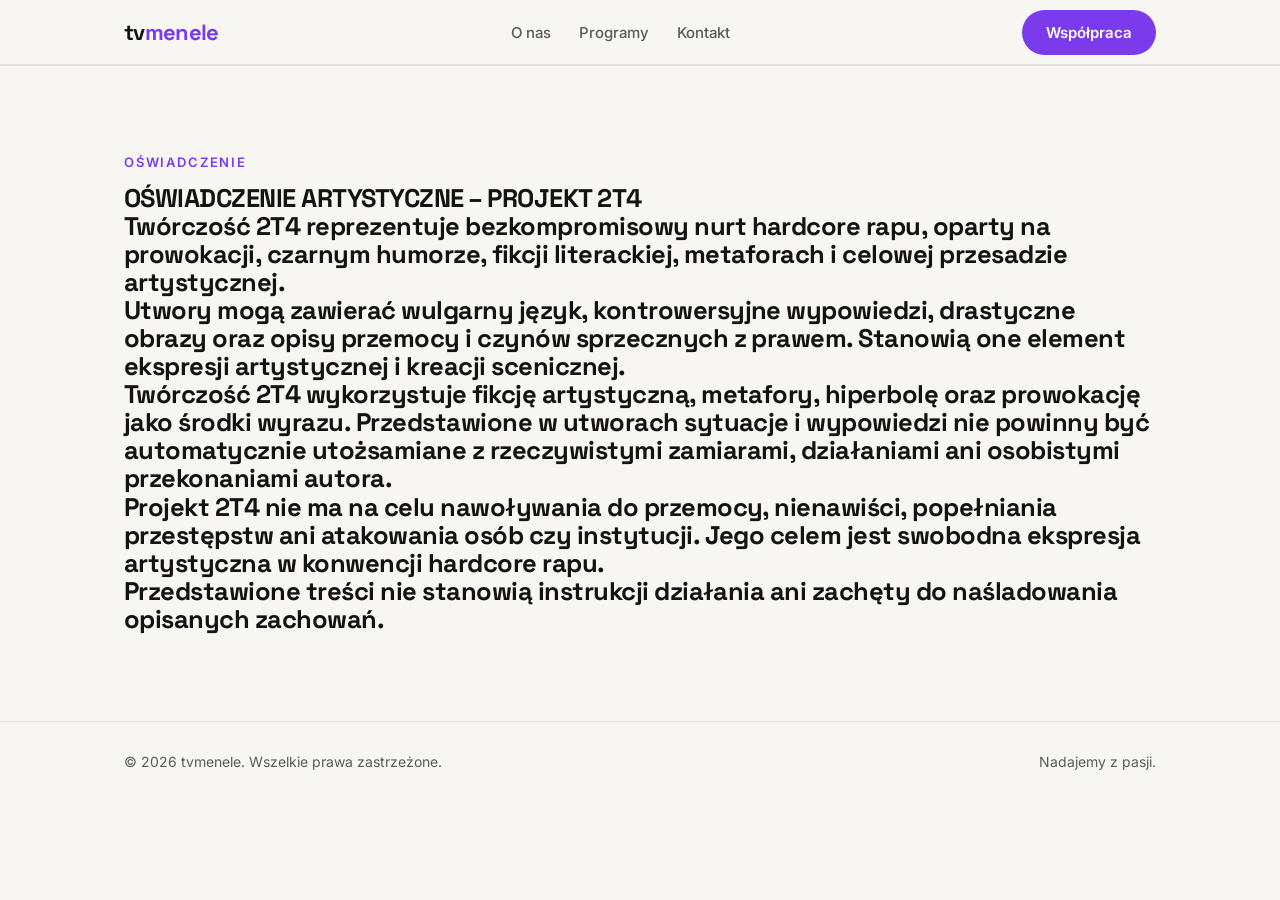
<file: index.html>
<!DOCTYPE html>
<html lang="pl">
<head>
<meta charset="utf-8">
<meta name="viewport" content="width=device-width, initial-scale=1, viewport-fit=cover">
<title>tvmenele — niezależna telewizja internetowa</title>
<link rel="icon" href="data:image/svg+xml,<svg xmlns=%22http://www.w3.org/2000/svg%22 viewBox=%220 0 100 100%22><text y=%22.9em%22 font-size=%2290%22>📺</text></svg>">
<link rel="preconnect" href="https://fonts.googleapis.com">
<link rel="preconnect" href="https://fonts.gstatic.com" crossorigin>
<link href="https://fonts.googleapis.com/css2?family=Space+Grotesk:wght@500;700&family=Inter:wght@400;500;600&display=swap" rel="stylesheet">
<link rel="stylesheet" href="style.css">
</head>
<body>
<header>
  <div class="wrap nav">
    <a class="logo" href="index.html">tv<span>menele</span></a>
    <ul>
      <li><a href="o-nas.html">O nas</a></li>
      <li><a href="programy.html">Programy</a></li>
      <li><a href="kontakt.html">Kontakt</a></li>
    </ul>
    <a class="btn" href="kontakt.html">Współpraca</a>
  </div>
</header>
<main>
<section>
  <div class="wrap">
    <div class="kicker">Oświadczenie</div>
    <h1>OŚWIADCZENIE ARTYSTYCZNE – PROJEKT 2T4 <br>

Twórczość 2T4 reprezentuje bezkompromisowy nurt hardcore rapu, oparty na prowokacji, czarnym humorze, fikcji literackiej, metaforach i celowej przesadzie artystycznej.<br>

Utwory mogą zawierać wulgarny język, kontrowersyjne wypowiedzi, drastyczne obrazy oraz opisy przemocy i czynów sprzecznych z prawem. Stanowią one element ekspresji artystycznej i kreacji scenicznej.<br>

Twórczość 2T4 wykorzystuje fikcję artystyczną, metafory, hiperbolę oraz prowokację jako środki wyrazu. Przedstawione w utworach sytuacje i wypowiedzi nie powinny być automatycznie utożsamiane z rzeczywistymi zamiarami, działaniami ani osobistymi przekonaniami autora.<br>

Projekt 2T4 nie ma na celu nawoływania do przemocy, nienawiści, popełniania przestępstw ani atakowania osób czy instytucji. Jego celem jest swobodna ekspresja artystyczna w konwencji hardcore rapu.<br>

Przedstawione treści nie stanowią instrukcji działania ani zachęty do naśladowania opisanych zachowań.<br></h1>
  </div>
</section>
</main>
<footer>
  <div class="wrap">
    <span>© 2026 tvmenele. Wszelkie prawa zastrzeżone.</span>
    <span>Nadajemy z pasji.</span>
  </div>
</footer>
</body>
</html>
</file>
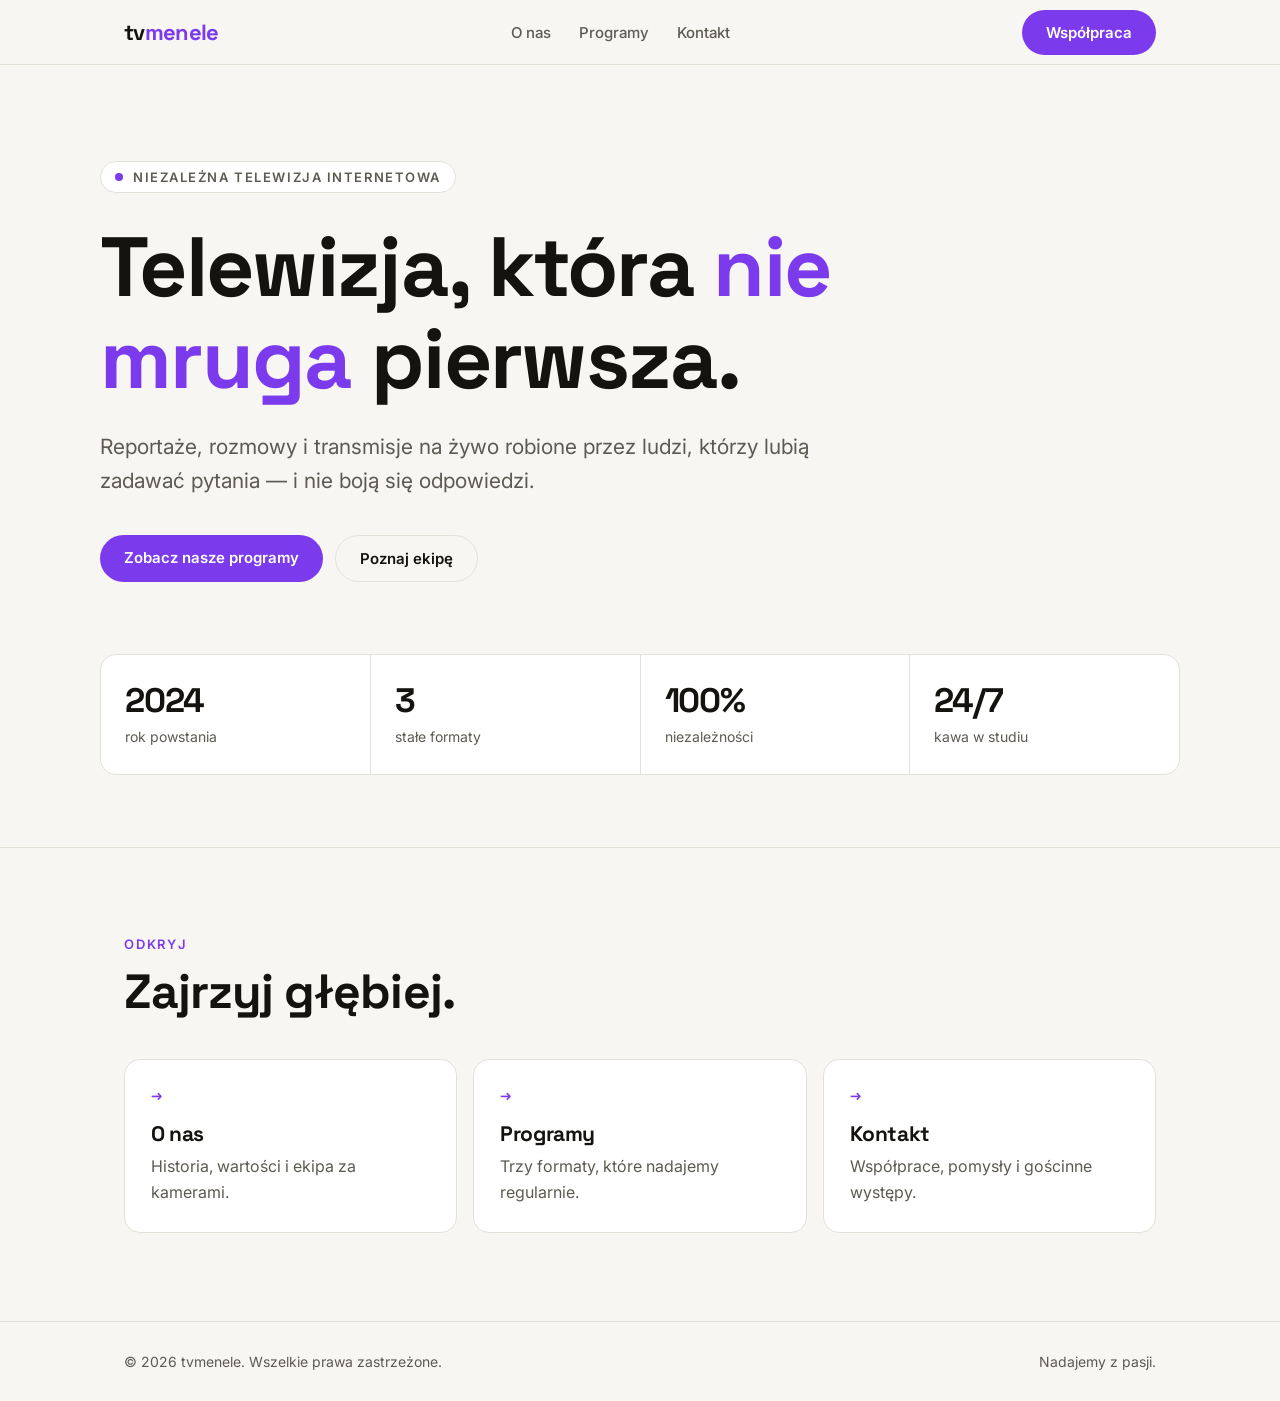
<file: indexV2.html>
<!DOCTYPE html>
<html lang="pl">
<head>
<meta charset="utf-8">
<meta name="viewport" content="width=device-width, initial-scale=1, viewport-fit=cover">
<title>tvmenele — niezależna telewizja internetowa</title>
<link rel="icon" href="data:image/svg+xml,<svg xmlns=%22http://www.w3.org/2000/svg%22 viewBox=%220 0 100 100%22><text y=%22.9em%22 font-size=%2290%22>📺</text></svg>">
<link rel="preconnect" href="https://fonts.googleapis.com">
<link rel="preconnect" href="https://fonts.gstatic.com" crossorigin>
<link href="https://fonts.googleapis.com/css2?family=Space+Grotesk:wght@500;700&family=Inter:wght@400;500;600&display=swap" rel="stylesheet">
<link rel="stylesheet" href="style.css">
</head>
<body>
<header>
  <div class="wrap nav">
    <a class="logo" href="index.html">tv<span>menele</span></a>
    <ul>
      <li><a href="o-nas.html">O nas</a></li>
      <li><a href="programy.html">Programy</a></li>
      <li><a href="kontakt.html">Kontakt</a></li>
    </ul>
    <a class="btn" href="kontakt.html">Współpraca</a>
  </div>
</header>
<main>
<div class="wrap hero">
    <span class="live"><i></i> Niezależna telewizja internetowa</span>
    <h1>Telewizja, która <em>nie mruga</em> pierwsza.</h1>
    <p>Reportaże, rozmowy i transmisje na żywo robione przez ludzi, którzy lubią zadawać pytania — i nie boją się odpowiedzi.</p>
    <div class="cta">
      <a class="btn" href="programy.html">Zobacz nasze programy</a>
      <a class="btn ghost" href="o-nas.html">Poznaj ekipę</a>
    </div>
    <div class="stats">
      <div><b>2024</b><span>rok powstania</span></div>
      <div><b>3</b><span>stałe formaty</span></div>
      <div><b>100%</b><span>niezależności</span></div>
      <div><b>24/7</b><span>kawa w studiu</span></div>
    </div>
  </div>

  
<section><div class="wrap"><div class="kicker">Odkryj</div><h2>Zajrzyj głębiej.</h2>
<div class="grid3">
<a class="card link" href="o-nas.html"><div class="num">→</div><h3>O nas</h3><p>Historia, wartości i ekipa za kamerami.</p></a>
<a class="card link" href="programy.html"><div class="num">→</div><h3>Programy</h3><p>Trzy formaty, które nadajemy regularnie.</p></a>
<a class="card link" href="kontakt.html"><div class="num">→</div><h3>Kontakt</h3><p>Współprace, pomysły i gościnne występy.</p></a>
</div></div></section>
</main>
<footer>
  <div class="wrap">
    <span>© 2026 tvmenele. Wszelkie prawa zastrzeżone.</span>
    <span>Nadajemy z pasji.</span>
  </div>
</footer>
</body>
</html>
</file>
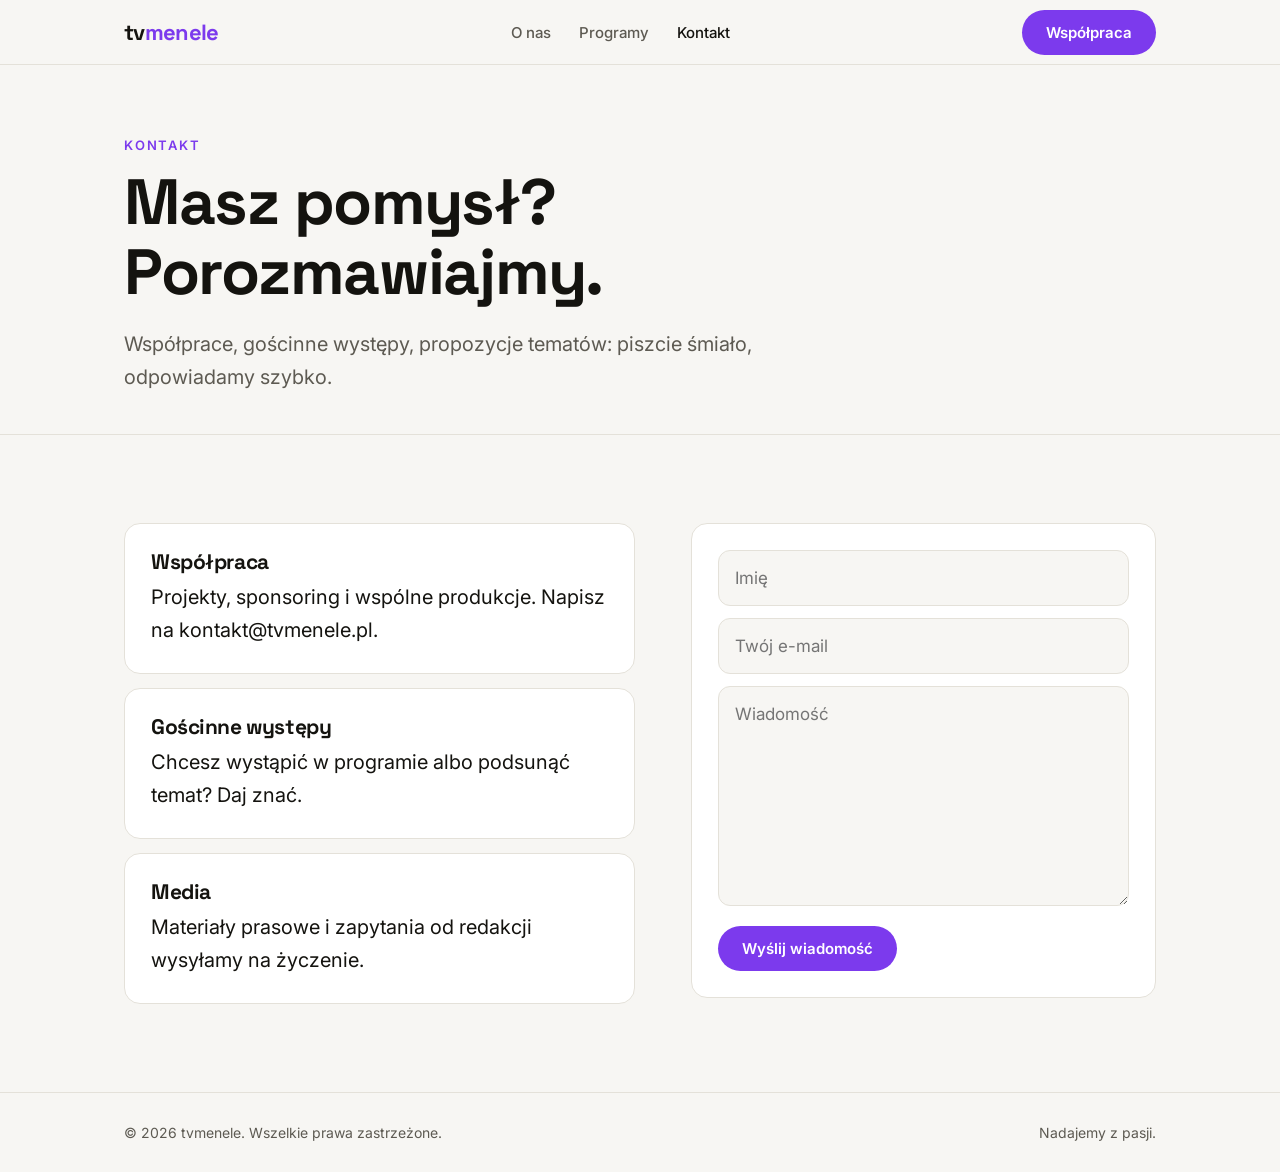
<file: kontakt.html>
<!DOCTYPE html>
<html lang="pl">
<head>
<meta charset="utf-8">
<meta name="viewport" content="width=device-width, initial-scale=1, viewport-fit=cover">
<title>Kontakt — tvmenele</title>
<link rel="icon" href="data:image/svg+xml,<svg xmlns=%22http://www.w3.org/2000/svg%22 viewBox=%220 0 100 100%22><text y=%22.9em%22 font-size=%2290%22>📺</text></svg>">
<link rel="preconnect" href="https://fonts.googleapis.com">
<link rel="preconnect" href="https://fonts.gstatic.com" crossorigin>
<link href="https://fonts.googleapis.com/css2?family=Space+Grotesk:wght@500;700&family=Inter:wght@400;500;600&display=swap" rel="stylesheet">
<link rel="stylesheet" href="style.css">
</head>
<body>
<header>
  <div class="wrap nav">
    <a class="logo" href="index.html">tv<span>menele</span></a>
    <ul>
      <li><a href="o-nas.html">O nas</a></li>
      <li><a href="programy.html">Programy</a></li>
      <li><a class="cur" href="kontakt.html">Kontakt</a></li>
    </ul>
    <a class="btn" href="kontakt.html">Współpraca</a>
  </div>
</header>
<main>
<div class="wrap pagehead"><div class="kicker">Kontakt</div><h1>Masz pomysł? Porozmawiajmy.</h1>
<p class="lead">Współprace, gościnne występy, propozycje tematów: piszcie śmiało, odpowiadamy szybko.</p></div>
<section><div class="wrap about">
<div class="vals">
<div class="card"><h3>Współpraca</h3><p>Projekty, sponsoring i wspólne produkcje. Napisz na kontakt@tvmenele.pl.</p></div>
<div class="card"><h3>Gościnne występy</h3><p>Chcesz wystąpić w programie albo podsunąć temat? Daj znać.</p></div>
<div class="card"><h3>Media</h3><p>Materiały prasowe i zapytania od redakcji wysyłamy na życzenie.</p></div>
</div>
<form id="f" class="f card"><input name="n" placeholder="Imię" required><input name="e" type="email" placeholder="Twój e-mail" required><textarea name="m" rows="5" placeholder="Wiadomość" required></textarea><button class="btn" type="submit">Wyślij wiadomość</button></form>
</div></section>
</main>
<footer>
  <div class="wrap">
    <span>© 2026 tvmenele. Wszelkie prawa zastrzeżone.</span>
    <span>Nadajemy z pasji.</span>
  </div>
</footer>
<script>
document.getElementById('f').addEventListener('submit',function(e){e.preventDefault();var d=new FormData(this);
location.href='mailto:kontakt@tvmenele.pl?subject='+encodeURIComponent('Wiadomość ze strony od: '+d.get('n'))+'&body='+encodeURIComponent(d.get('m')+'\n\n'+d.get('e'))});
</script>
</body>
</html>
</file>
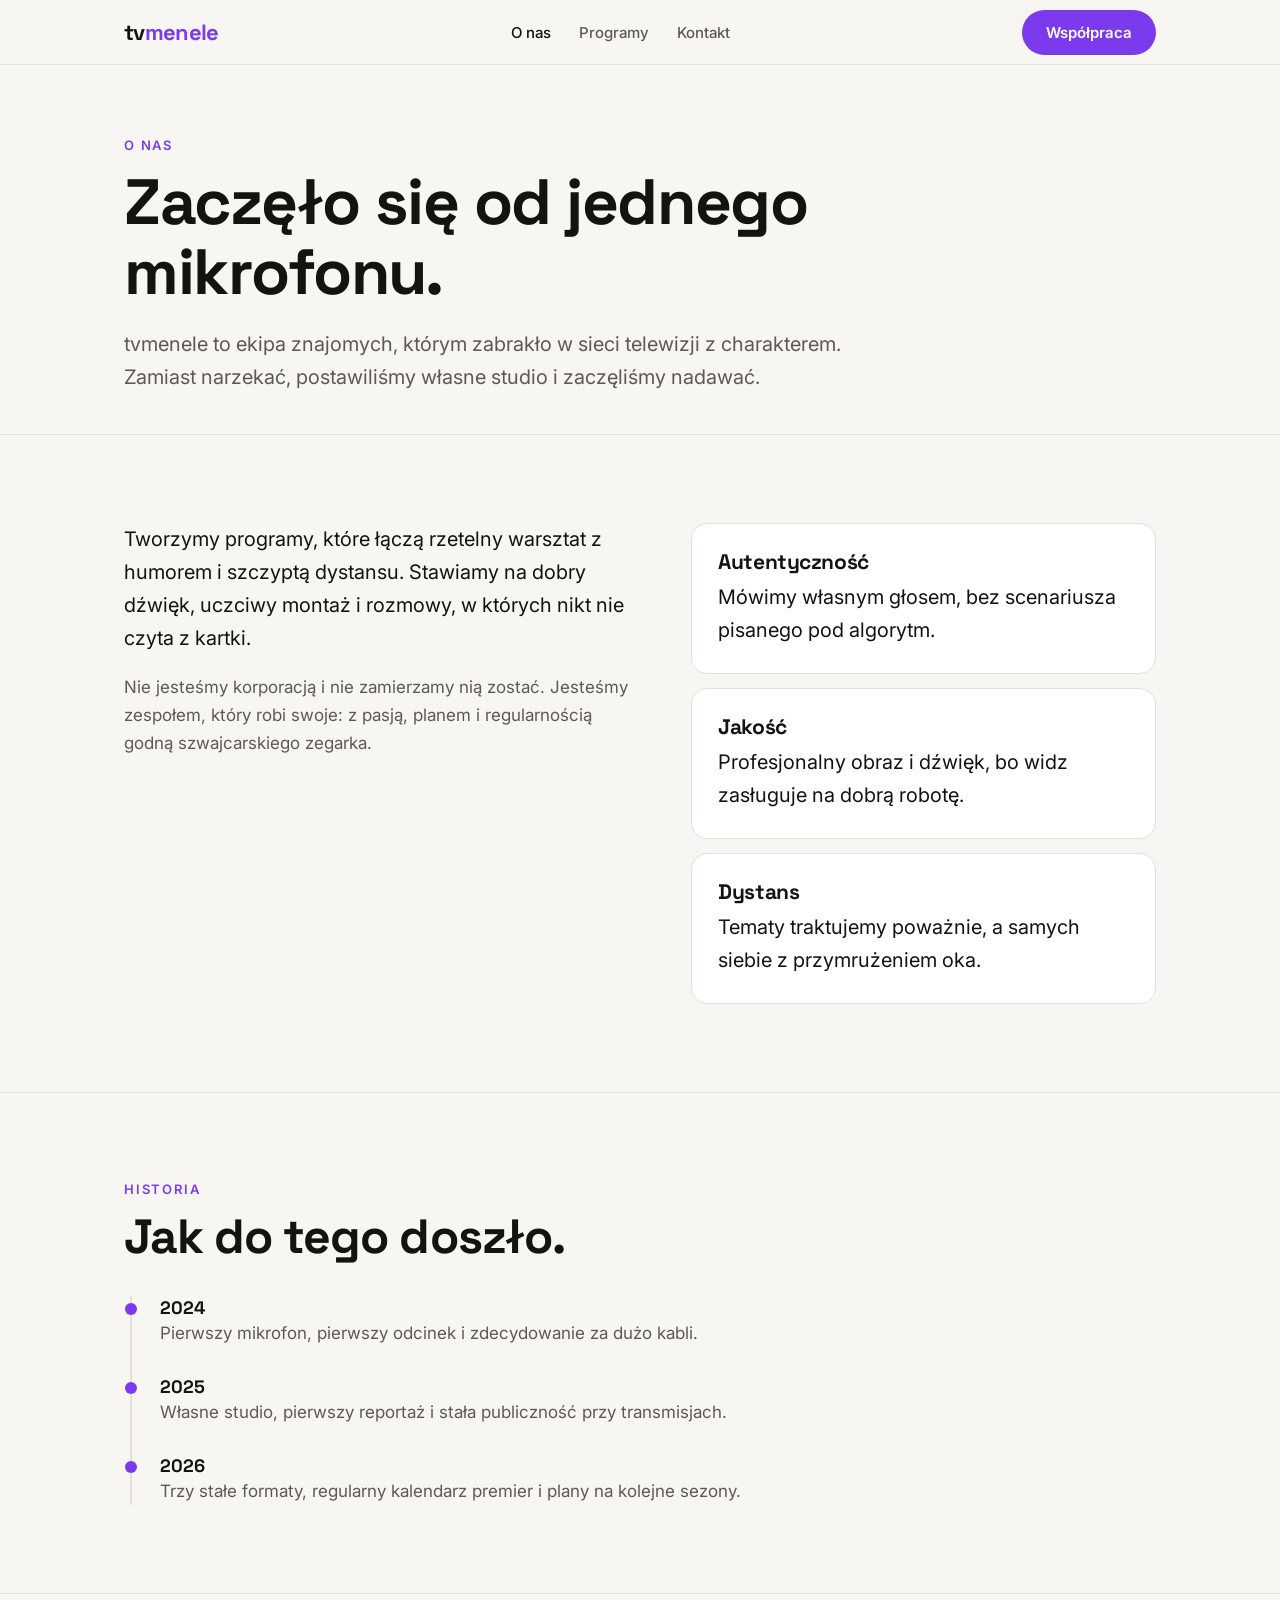
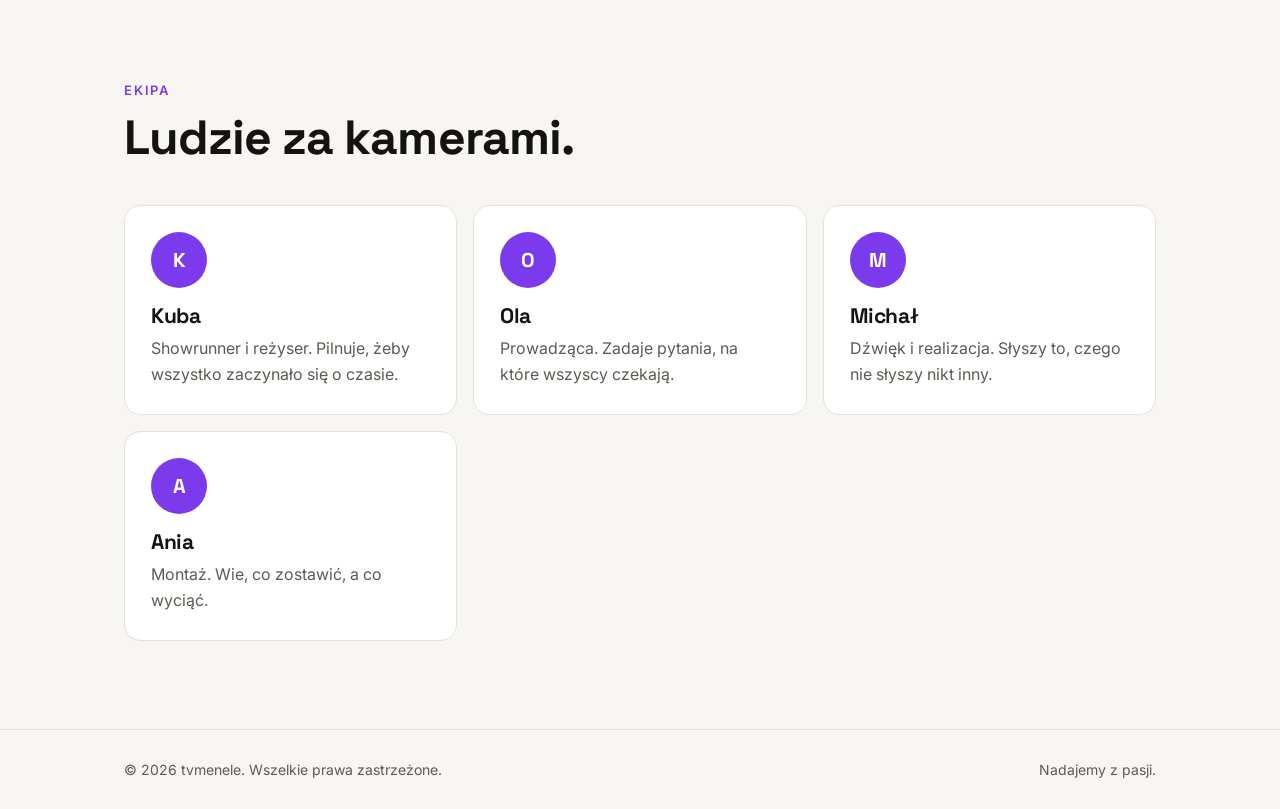
<file: o-nas.html>
<!DOCTYPE html>
<html lang="pl">
<head>
<meta charset="utf-8">
<meta name="viewport" content="width=device-width, initial-scale=1, viewport-fit=cover">
<title>O nas — tvmenele</title>
<link rel="icon" href="data:image/svg+xml,<svg xmlns=%22http://www.w3.org/2000/svg%22 viewBox=%220 0 100 100%22><text y=%22.9em%22 font-size=%2290%22>📺</text></svg>">
<link rel="preconnect" href="https://fonts.googleapis.com">
<link rel="preconnect" href="https://fonts.gstatic.com" crossorigin>
<link href="https://fonts.googleapis.com/css2?family=Space+Grotesk:wght@500;700&family=Inter:wght@400;500;600&display=swap" rel="stylesheet">
<link rel="stylesheet" href="style.css">
</head>
<body>
<header>
  <div class="wrap nav">
    <a class="logo" href="index.html">tv<span>menele</span></a>
    <ul>
      <li><a class="cur" href="o-nas.html">O nas</a></li>
      <li><a href="programy.html">Programy</a></li>
      <li><a href="kontakt.html">Kontakt</a></li>
    </ul>
    <a class="btn" href="kontakt.html">Współpraca</a>
  </div>
</header>
<main>
<div class="wrap pagehead"><div class="kicker">O nas</div><h1>Zaczęło się od jednego mikrofonu.</h1>
<p class="lead">tvmenele to ekipa znajomych, którym zabrakło w sieci telewizji z charakterem. Zamiast narzekać, postawiliśmy własne studio i zaczęliśmy nadawać.</p></div>
<section><div class="wrap about">
<div><p>Tworzymy programy, które łączą rzetelny warsztat z humorem i szczyptą dystansu. Stawiamy na dobry dźwięk, uczciwy montaż i rozmowy, w których nikt nie czyta z kartki.</p>
<p>Nie jesteśmy korporacją i nie zamierzamy nią zostać. Jesteśmy zespołem, który robi swoje: z pasją, planem i regularnością godną szwajcarskiego zegarka.</p></div>
<div class="vals">
<div class="card"><h3>Autentyczność</h3><p>Mówimy własnym głosem, bez scenariusza pisanego pod algorytm.</p></div>
<div class="card"><h3>Jakość</h3><p>Profesjonalny obraz i dźwięk, bo widz zasługuje na dobrą robotę.</p></div>
<div class="card"><h3>Dystans</h3><p>Tematy traktujemy poważnie, a samych siebie z przymrużeniem oka.</p></div>
</div></div></section>
<section><div class="wrap"><div class="kicker">Historia</div><h2>Jak do tego doszło.</h2>
<div class="tl">
<div><b>2024</b><span>Pierwszy mikrofon, pierwszy odcinek i zdecydowanie za dużo kabli.</span></div>
<div><b>2025</b><span>Własne studio, pierwszy reportaż i stała publiczność przy transmisjach.</span></div>
<div><b>2026</b><span>Trzy stałe formaty, regularny kalendarz premier i plany na kolejne sezony.</span></div>
</div></div></section>
<section><div class="wrap"><div class="kicker">Ekipa</div><h2>Ludzie za kamerami.</h2>
<div class="grid3">
<div class="card"><div class="av">K</div><h3>Kuba</h3><p>Showrunner i reżyser. Pilnuje, żeby wszystko zaczynało się o czasie.</p></div>
<div class="card"><div class="av">O</div><h3>Ola</h3><p>Prowadząca. Zadaje pytania, na które wszyscy czekają.</p></div>
<div class="card"><div class="av">M</div><h3>Michał</h3><p>Dźwięk i realizacja. Słyszy to, czego nie słyszy nikt inny.</p></div>
<div class="card"><div class="av">A</div><h3>Ania</h3><p>Montaż. Wie, co zostawić, a co wyciąć.</p></div>
</div></div></section>
</main>
<footer>
  <div class="wrap">
    <span>© 2026 tvmenele. Wszelkie prawa zastrzeżone.</span>
    <span>Nadajemy z pasji.</span>
  </div>
</footer>
</body>
</html>
</file>
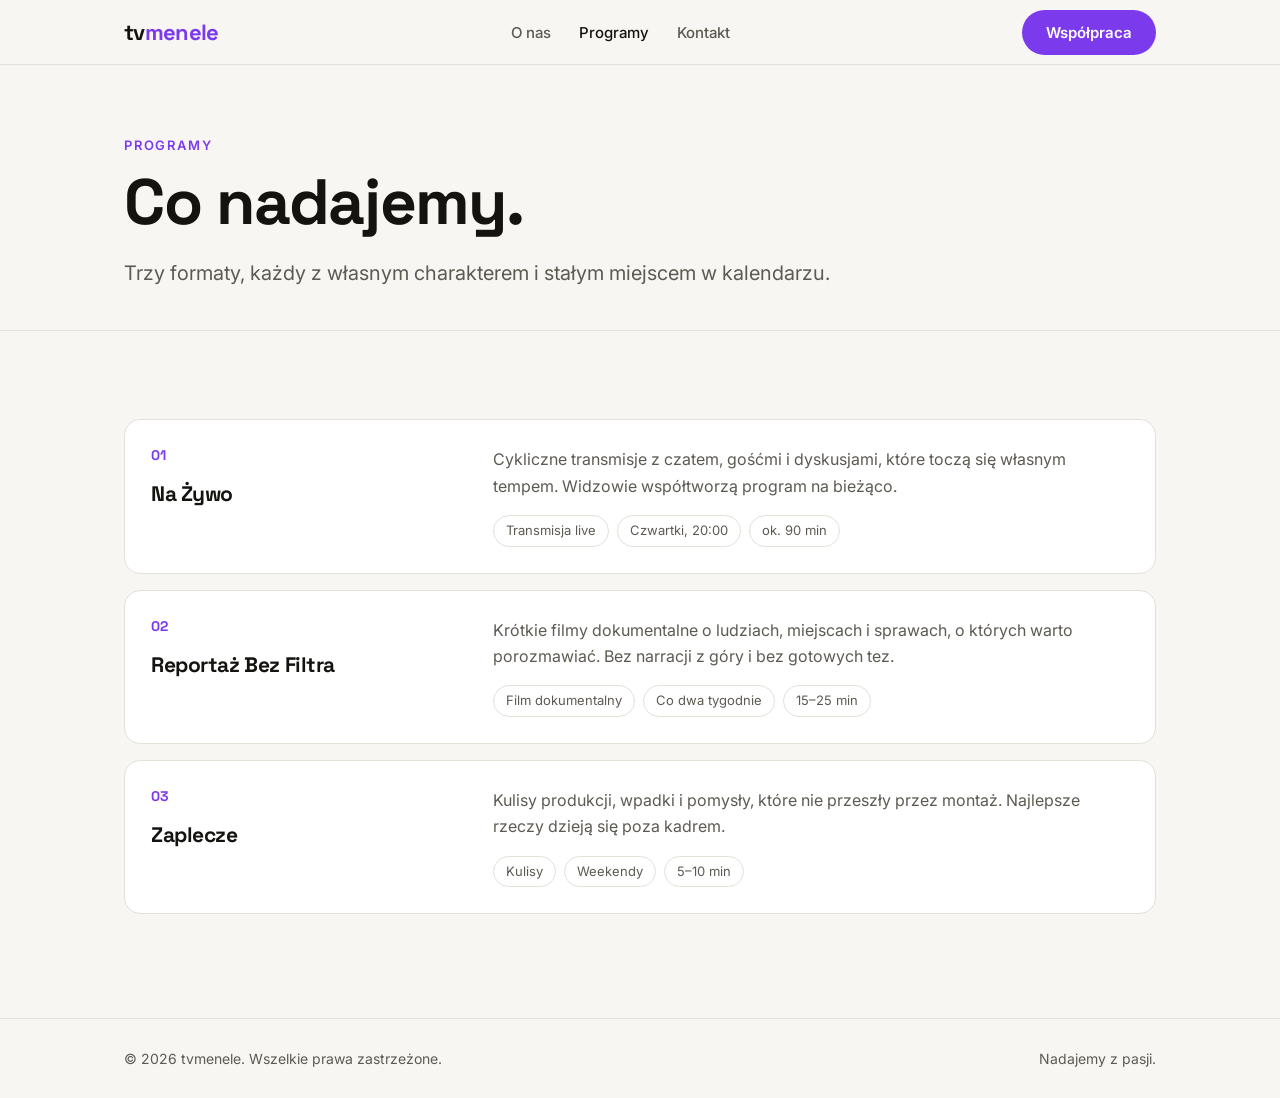
<file: programy.html>
<!DOCTYPE html>
<html lang="pl">
<head>
<meta charset="utf-8">
<meta name="viewport" content="width=device-width, initial-scale=1, viewport-fit=cover">
<title>Programy — tvmenele</title>
<link rel="icon" href="data:image/svg+xml,<svg xmlns=%22http://www.w3.org/2000/svg%22 viewBox=%220 0 100 100%22><text y=%22.9em%22 font-size=%2290%22>📺</text></svg>">
<link rel="preconnect" href="https://fonts.googleapis.com">
<link rel="preconnect" href="https://fonts.gstatic.com" crossorigin>
<link href="https://fonts.googleapis.com/css2?family=Space+Grotesk:wght@500;700&family=Inter:wght@400;500;600&display=swap" rel="stylesheet">
<link rel="stylesheet" href="style.css">
</head>
<body>
<header>
  <div class="wrap nav">
    <a class="logo" href="index.html">tv<span>menele</span></a>
    <ul>
      <li><a href="o-nas.html">O nas</a></li>
      <li><a class="cur" href="programy.html">Programy</a></li>
      <li><a href="kontakt.html">Kontakt</a></li>
    </ul>
    <a class="btn" href="kontakt.html">Współpraca</a>
  </div>
</header>
<main>
<div class="wrap pagehead"><div class="kicker">Programy</div><h1>Co nadajemy.</h1>
<p class="lead">Trzy formaty, każdy z własnym charakterem i stałym miejscem w kalendarzu.</p></div>
<section><div class="wrap">
<article class="card prog"><div><div class="num">01</div><h3>Na Żywo</h3></div><div><p>Cykliczne transmisje z czatem, gośćmi i dyskusjami, które toczą się własnym tempem. Widzowie współtworzą program na bieżąco.</p><ul class="meta"><li>Transmisja live</li><li>Czwartki, 20:00</li><li>ok. 90 min</li></ul></div></article>
<article class="card prog"><div><div class="num">02</div><h3>Reportaż Bez Filtra</h3></div><div><p>Krótkie filmy dokumentalne o ludziach, miejscach i sprawach, o których warto porozmawiać. Bez narracji z góry i bez gotowych tez.</p><ul class="meta"><li>Film dokumentalny</li><li>Co dwa tygodnie</li><li>15–25 min</li></ul></div></article>
<article class="card prog"><div><div class="num">03</div><h3>Zaplecze</h3></div><div><p>Kulisy produkcji, wpadki i pomysły, które nie przeszły przez montaż. Najlepsze rzeczy dzieją się poza kadrem.</p><ul class="meta"><li>Kulisy</li><li>Weekendy</li><li>5–10 min</li></ul></div></article>
</div></section>
</main>
<footer>
  <div class="wrap">
    <span>© 2026 tvmenele. Wszelkie prawa zastrzeżone.</span>
    <span>Nadajemy z pasji.</span>
  </div>
</footer>
</body>
</html>
</file>
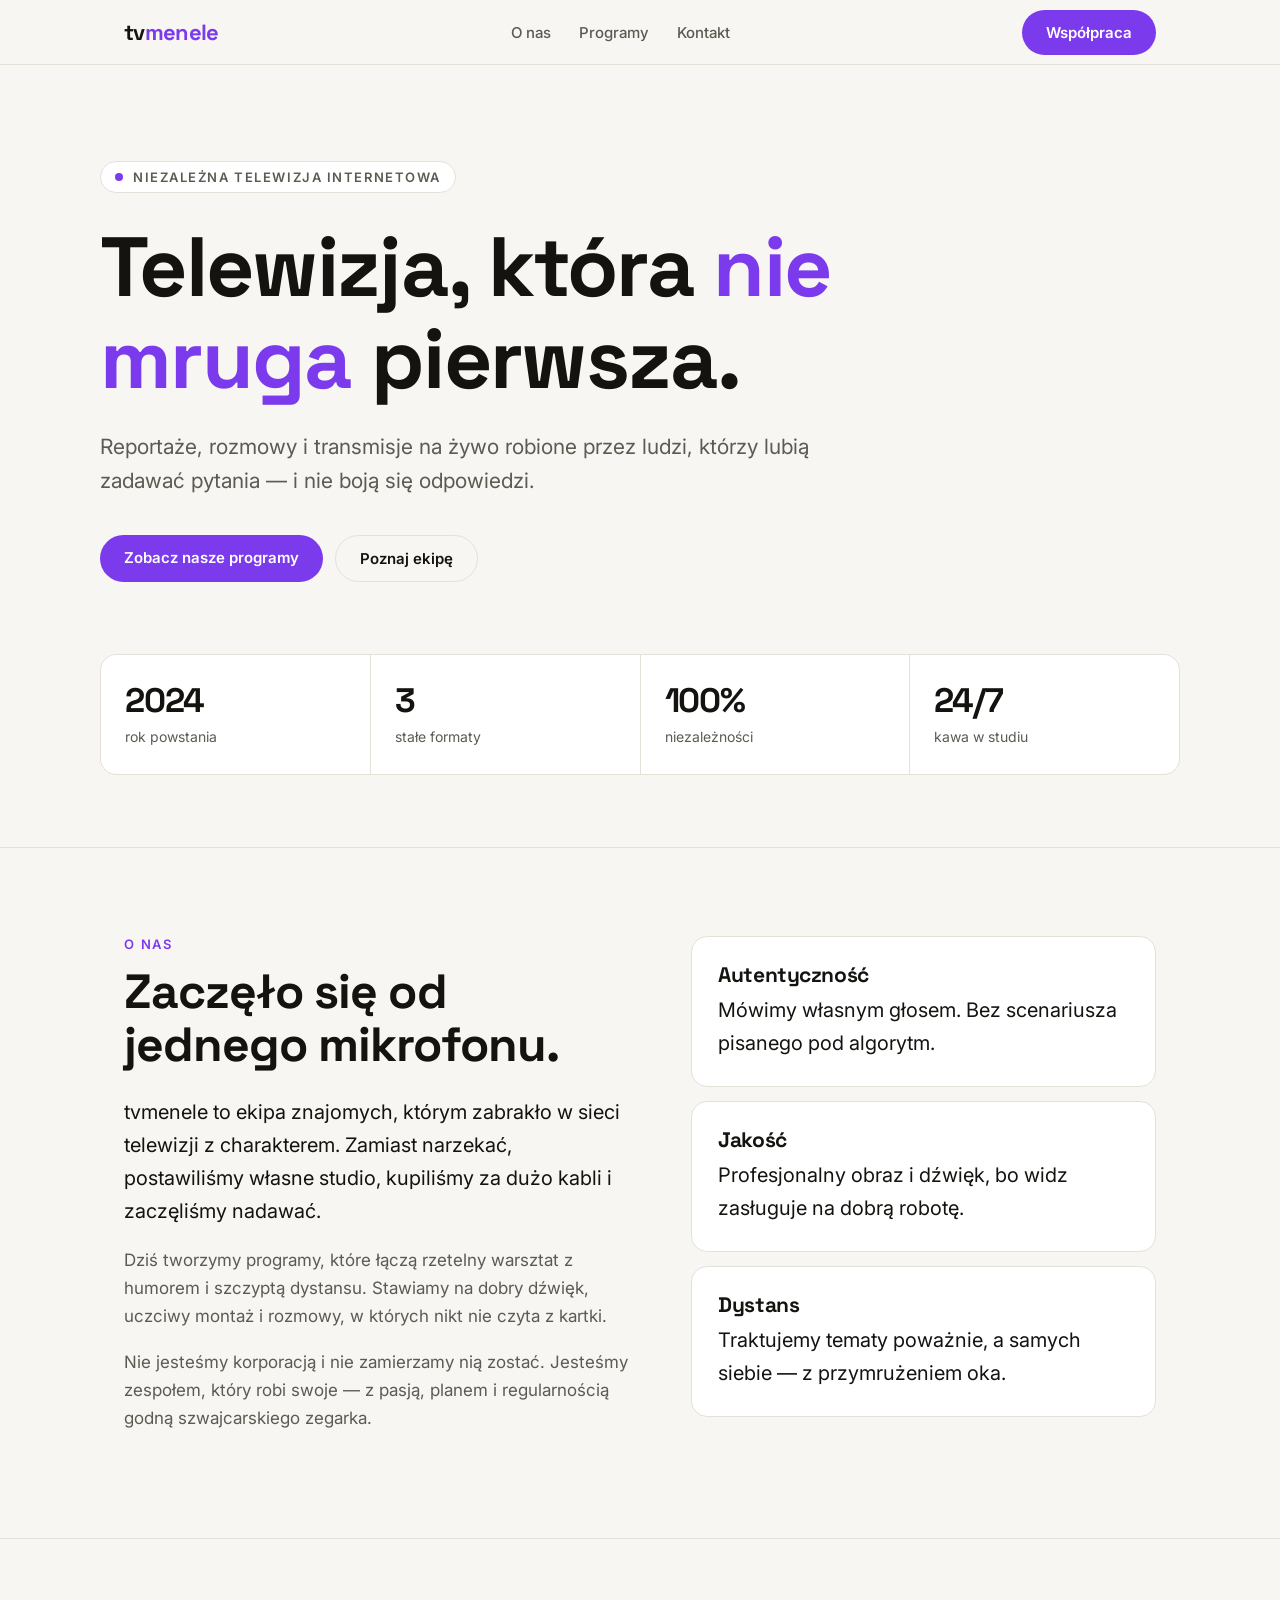
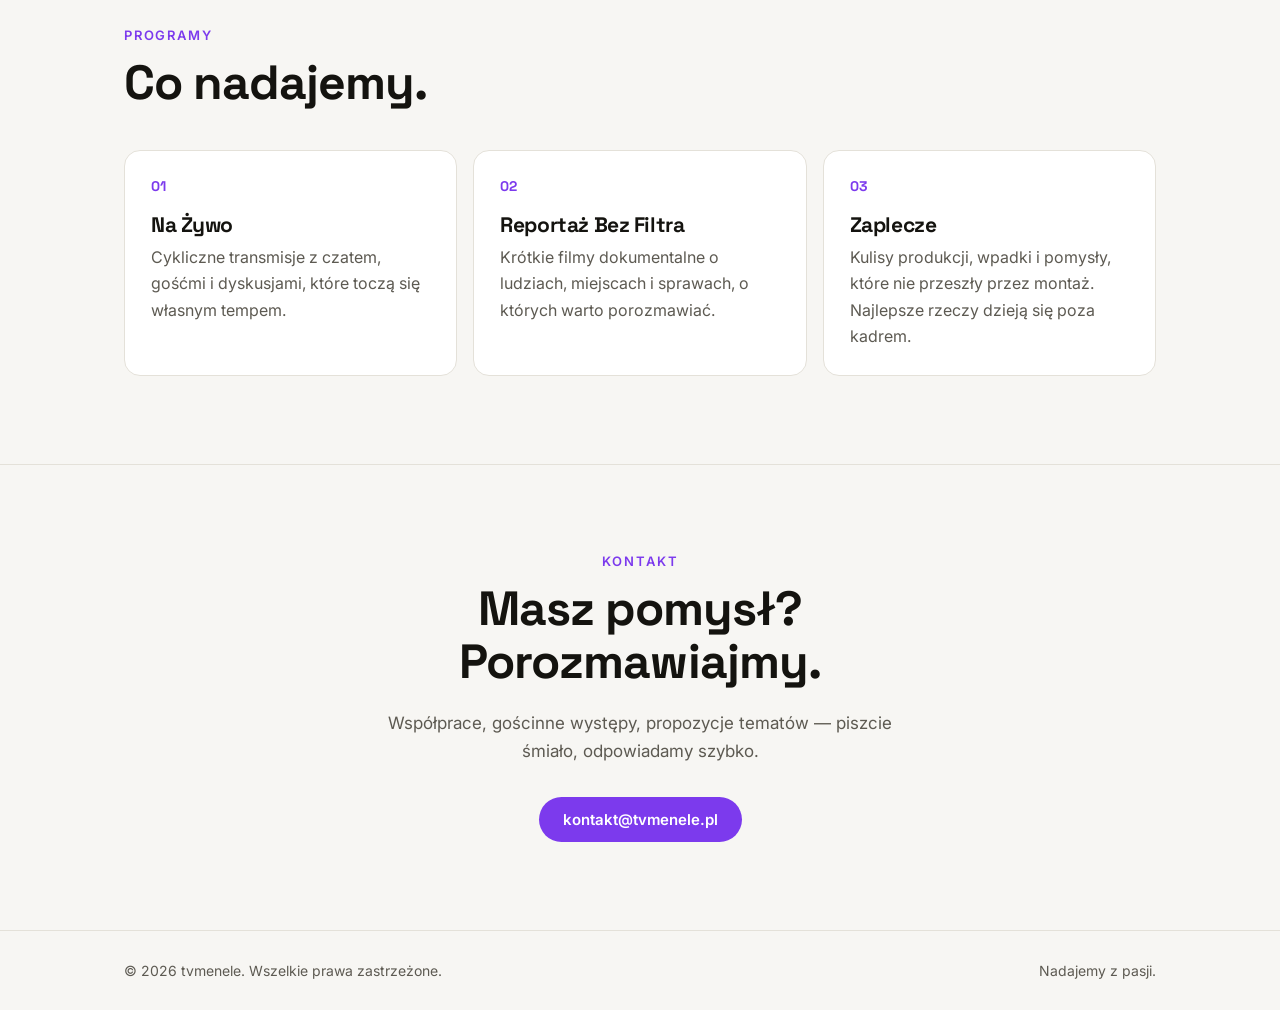
<file: tvmenele — niezależna telewizja internetowa.html>
<!DOCTYPE html>
<html lang="pl">
<head>
<meta charset="utf-8">
<meta name="viewport" content="width=device-width, initial-scale=1, viewport-fit=cover">
<title>tvmenele — niezależna telewizja internetowa</title>
<link rel="preconnect" href="https://fonts.googleapis.com">
<link rel="preconnect" href="https://fonts.gstatic.com" crossorigin>
<link href="https://fonts.googleapis.com/css2?family=Space+Grotesk:wght@500;700&family=Inter:wght@400;500;600&display=swap" rel="stylesheet">
<link rel="stylesheet" href="style.css">
</head>
<body>
<header>
  <div class="wrap nav">
    <a class="logo" href="#top">tv<span>menele</span></a>
    <ul>
      <li><a href="#o-nas">O nas</a></li>
      <li><a href="#programy">Programy</a></li>
      <li><a href="#kontakt">Kontakt</a></li>
    </ul>
    <a class="btn" href="#kontakt">Współpraca</a>
  </div>
</header>

<main id="top">
  <div class="wrap hero">
    <span class="live"><i></i> Niezależna telewizja internetowa</span>
    <h1>Telewizja, która <em>nie mruga</em> pierwsza.</h1>
    <p>Reportaże, rozmowy i transmisje na żywo robione przez ludzi, którzy lubią zadawać pytania — i nie boją się odpowiedzi.</p>
    <div class="cta">
      <a class="btn" href="#programy">Zobacz nasze programy</a>
      <a class="btn ghost" href="#o-nas">Poznaj ekipę</a>
    </div>
    <div class="stats">
      <div><b>2024</b><span>rok powstania</span></div>
      <div><b>3</b><span>stałe formaty</span></div>
      <div><b>100%</b><span>niezależności</span></div>
      <div><b>24/7</b><span>kawa w studiu</span></div>
    </div>
  </div>

  <section id="o-nas">
    <div class="wrap about">
      <div>
        <div class="kicker">O nas</div>
        <h2>Zaczęło się od jednego mikrofonu.</h2>
        <p>tvmenele to ekipa znajomych, którym zabrakło w sieci telewizji z charakterem. Zamiast narzekać, postawiliśmy własne studio, kupiliśmy za dużo kabli i zaczęliśmy nadawać.</p>
        <p>Dziś tworzymy programy, które łączą rzetelny warsztat z humorem i szczyptą dystansu. Stawiamy na dobry dźwięk, uczciwy montaż i rozmowy, w których nikt nie czyta z kartki.</p>
        <p>Nie jesteśmy korporacją i nie zamierzamy nią zostać. Jesteśmy zespołem, który robi swoje — z pasją, planem i regularnością godną szwajcarskiego zegarka.</p>
      </div>
      <div class="vals">
        <div class="card"><h3>Autentyczność</h3><p>Mówimy własnym głosem. Bez scenariusza pisanego pod algorytm.</p></div>
        <div class="card"><h3>Jakość</h3><p>Profesjonalny obraz i dźwięk, bo widz zasługuje na dobrą robotę.</p></div>
        <div class="card"><h3>Dystans</h3><p>Traktujemy tematy poważnie, a samych siebie — z przymrużeniem oka.</p></div>
      </div>
    </div>
  </section>

  <section id="programy">
    <div class="wrap">
      <div class="kicker">Programy</div>
      <h2>Co nadajemy.</h2>
      <div class="grid3">
        <div class="card"><div class="num">01</div><h3>Na Żywo</h3><p>Cykliczne transmisje z czatem, gośćmi i dyskusjami, które toczą się własnym tempem.</p></div>
        <div class="card"><div class="num">02</div><h3>Reportaż Bez Filtra</h3><p>Krótkie filmy dokumentalne o ludziach, miejscach i sprawach, o których warto porozmawiać.</p></div>
        <div class="card"><div class="num">03</div><h3>Zaplecze</h3><p>Kulisy produkcji, wpadki i pomysły, które nie przeszły przez montaż. Najlepsze rzeczy dzieją się poza kadrem.</p></div>
      </div>
    </div>
  </section>

  <section id="kontakt" class="contact">
    <div class="wrap">
      <div class="kicker">Kontakt</div>
      <h2>Masz pomysł? Porozmawiajmy.</h2>
      <p>Współprace, gościnne występy, propozycje tematów — piszcie śmiało, odpowiadamy szybko.</p>
      <a class="btn" href="mailto:kontakt@tvmenele.pl">kontakt@tvmenele.pl</a>
    </div>
  </section>
</main>

<footer>
  <div class="wrap">
    <span>© 2026 tvmenele. Wszelkie prawa zastrzeżone.</span>
    <span>Nadajemy z pasji.</span>
  </div>
</footer>
</body>
</html>
</file>
<file: style.css>
:root{
  color-scheme:light dark;
  --bg:#f7f6f3;--surface:#ffffff;--text:#14130f;--muted:#5d5a52;--line:#e4e1d9;--accent:#7c3aed;--accent-ink:#ffffff;
  --head:"Space Grotesk","Segoe UI",Roboto,Helvetica,Arial,sans-serif;
  --body:"Inter","Segoe UI",Roboto,Helvetica,Arial,sans-serif;
  box-sizing:border-box;
  padding-top:env(safe-area-inset-top,0px);
  padding-bottom:env(safe-area-inset-bottom,0px);
}
@media (prefers-color-scheme:dark){
  :root:not([data-theme="light"]){--bg:#0d0d0f;--surface:#16161a;--text:#f2f0ea;--muted:#a09d95;--line:#26262c;--accent:#a78bfa;--accent-ink:#0d0d0f}
}
:root[data-theme="dark"]{--bg:#0d0d0f;--surface:#16161a;--text:#f2f0ea;--muted:#a09d95;--line:#26262c;--accent:#a78bfa;--accent-ink:#0d0d0f}
html{scroll-behavior:smooth;scroll-padding-top:calc(env(safe-area-inset-top,0px) + 72px)}
*,*::before,*::after{box-sizing:border-box}
body{margin:0;background:var(--bg);color:var(--text);font:400 17px/1.65 var(--body);-webkit-font-smoothing:antialiased}
body::before{content:"";position:fixed;inset:0 0 auto;height:env(safe-area-inset-top,0px);background:var(--bg);z-index:30}
a{color:inherit}
.wrap{max-width:1080px;margin:0 auto;padding:0 24px}
h1,h2,h3{font-family:var(--head);line-height:1.1;margin:0;letter-spacing:-.02em}
header{position:sticky;top:env(safe-area-inset-top,0px);z-index:20;background:var(--bg);border-bottom:1px solid var(--line)}
.nav{display:flex;align-items:center;justify-content:space-between;height:64px}
.logo{font:700 22px var(--head);text-decoration:none;letter-spacing:-.03em}
.logo span{color:var(--accent)}
.nav ul{display:flex;gap:28px;list-style:none;margin:0;padding:0}
.nav ul a{text-decoration:none;font-size:15px;color:var(--muted);font-weight:500}
.nav ul a:hover{color:var(--text)}
.btn{display:inline-block;background:var(--accent);color:var(--accent-ink);padding:13px 24px;border-radius:999px;font:600 15px var(--body);text-decoration:none}
.btn.ghost{background:transparent;color:var(--text);border:1px solid var(--line)}
.btn:hover{filter:brightness(1.08)}
.hero{padding:96px 0 72px}
.live{display:inline-flex;align-items:center;gap:10px;font:600 13px var(--body);letter-spacing:.12em;text-transform:uppercase;color:var(--muted);border:1px solid var(--line);padding:7px 14px;border-radius:999px;background:var(--surface)}
.live i{width:8px;height:8px;border-radius:50%;background:var(--accent);animation:p 1.6s infinite}
@keyframes p{50%{opacity:.25}}
.hero h1{font-size:clamp(40px,7.5vw,84px);margin:28px 0 24px;max-width:15ch}
.hero h1 em{font-style:normal;color:var(--accent)}
.hero p{font-size:clamp(18px,2.2vw,21px);color:var(--muted);max-width:56ch;margin:0 0 36px}
.cta{display:flex;flex-wrap:wrap;gap:12px}
.stats{display:grid;grid-template-columns:repeat(auto-fit,minmax(150px,1fr));gap:1px;background:var(--line);border:1px solid var(--line);border-radius:16px;overflow:hidden;margin-top:72px}
.stats div{background:var(--surface);padding:24px}
.stats b{display:block;font:700 34px var(--head);letter-spacing:-.03em}
.stats span{font-size:14px;color:var(--muted)}
section{padding:88px 0;border-top:1px solid var(--line)}
.kicker{font:600 13px var(--body);letter-spacing:.14em;text-transform:uppercase;color:var(--accent);margin-bottom:14px}
h2{font-size:clamp(30px,4.6vw,48px);margin-bottom:24px}
.about{display:grid;grid-template-columns:1.1fr 1fr;gap:56px;align-items:start}
.about p{color:var(--muted);margin:0 0 18px}
.about p:first-of-type{color:var(--text);font-size:20px}
.vals{display:grid;gap:14px}
.card{background:var(--surface);border:1px solid var(--line);border-radius:16px;padding:26px}
.card h3{font-size:21px;margin-bottom:8px}
.card p{margin:0;color:var(--muted);font-size:16px}
.grid3{display:grid;grid-template-columns:repeat(auto-fit,minmax(260px,1fr));gap:16px;margin-top:40px}
.num{font:700 14px var(--head);color:var(--accent);margin-bottom:18px}
.contact{text-align:center}
.contact h2{max-width:18ch;margin:0 auto 20px}
.contact p{color:var(--muted);max-width:50ch;margin:0 auto 32px}
footer{border-top:1px solid var(--line);padding:28px 0;color:var(--muted);font-size:14px}
footer .wrap{display:flex;flex-wrap:wrap;gap:12px;justify-content:space-between}
@media(max-width:760px){.nav ul{display:none}.about{grid-template-columns:1fr;gap:36px}.hero{padding:64px 0 48px}section{padding:64px 0}}
@media(prefers-reduced-motion:reduce){.live i{animation:none}html{scroll-behavior:auto}}

.nav ul a.cur{color:var(--text)}
.link{display:block;text-decoration:none;transition:border-color .2s}.link:hover{border-color:var(--accent)}
.pagehead{padding:72px 24px 40px}
.pagehead h1{font-size:clamp(36px,6vw,64px);margin:0 0 20px;max-width:18ch}
.lead{font-size:20px;color:var(--muted);max-width:58ch;margin:0}
.tl{border-left:2px solid var(--line);margin:32px 0 0 6px}
.tl div{position:relative;padding:0 0 28px 28px}.tl div:last-child{padding-bottom:0}
.tl div::before{content:"";position:absolute;left:-7px;top:7px;width:12px;height:12px;border-radius:50%;background:var(--accent)}
.tl b{display:block;font:700 18px var(--head)}.tl span{color:var(--muted)}
.av{width:56px;height:56px;border-radius:50%;background:var(--accent);color:var(--accent-ink);display:grid;place-items:center;font:700 20px var(--head);margin-bottom:16px}
.prog{display:grid;grid-template-columns:1fr 2fr;gap:24px;margin-bottom:16px}
.meta{list-style:none;padding:0;margin:16px 0 0;display:flex;flex-wrap:wrap;gap:8px}
.meta li{font-size:13px;color:var(--muted);border:1px solid var(--line);border-radius:999px;padding:4px 12px}
.f input,.f textarea{width:100%;padding:13px 16px;margin-bottom:12px;border:1px solid var(--line);border-radius:12px;background:var(--bg);color:var(--text);font:inherit}
.f input:focus,.f textarea:focus{outline:2px solid var(--accent);outline-offset:1px}
.f textarea{min-height:220px;resize:vertical}
button.btn{border:0;cursor:pointer}
@media(max-width:760px){.nav ul{display:flex;gap:16px}.nav .btn{display:none}.prog{grid-template-columns:1fr}.pagehead{padding:48px 24px 24px}}
</file>
